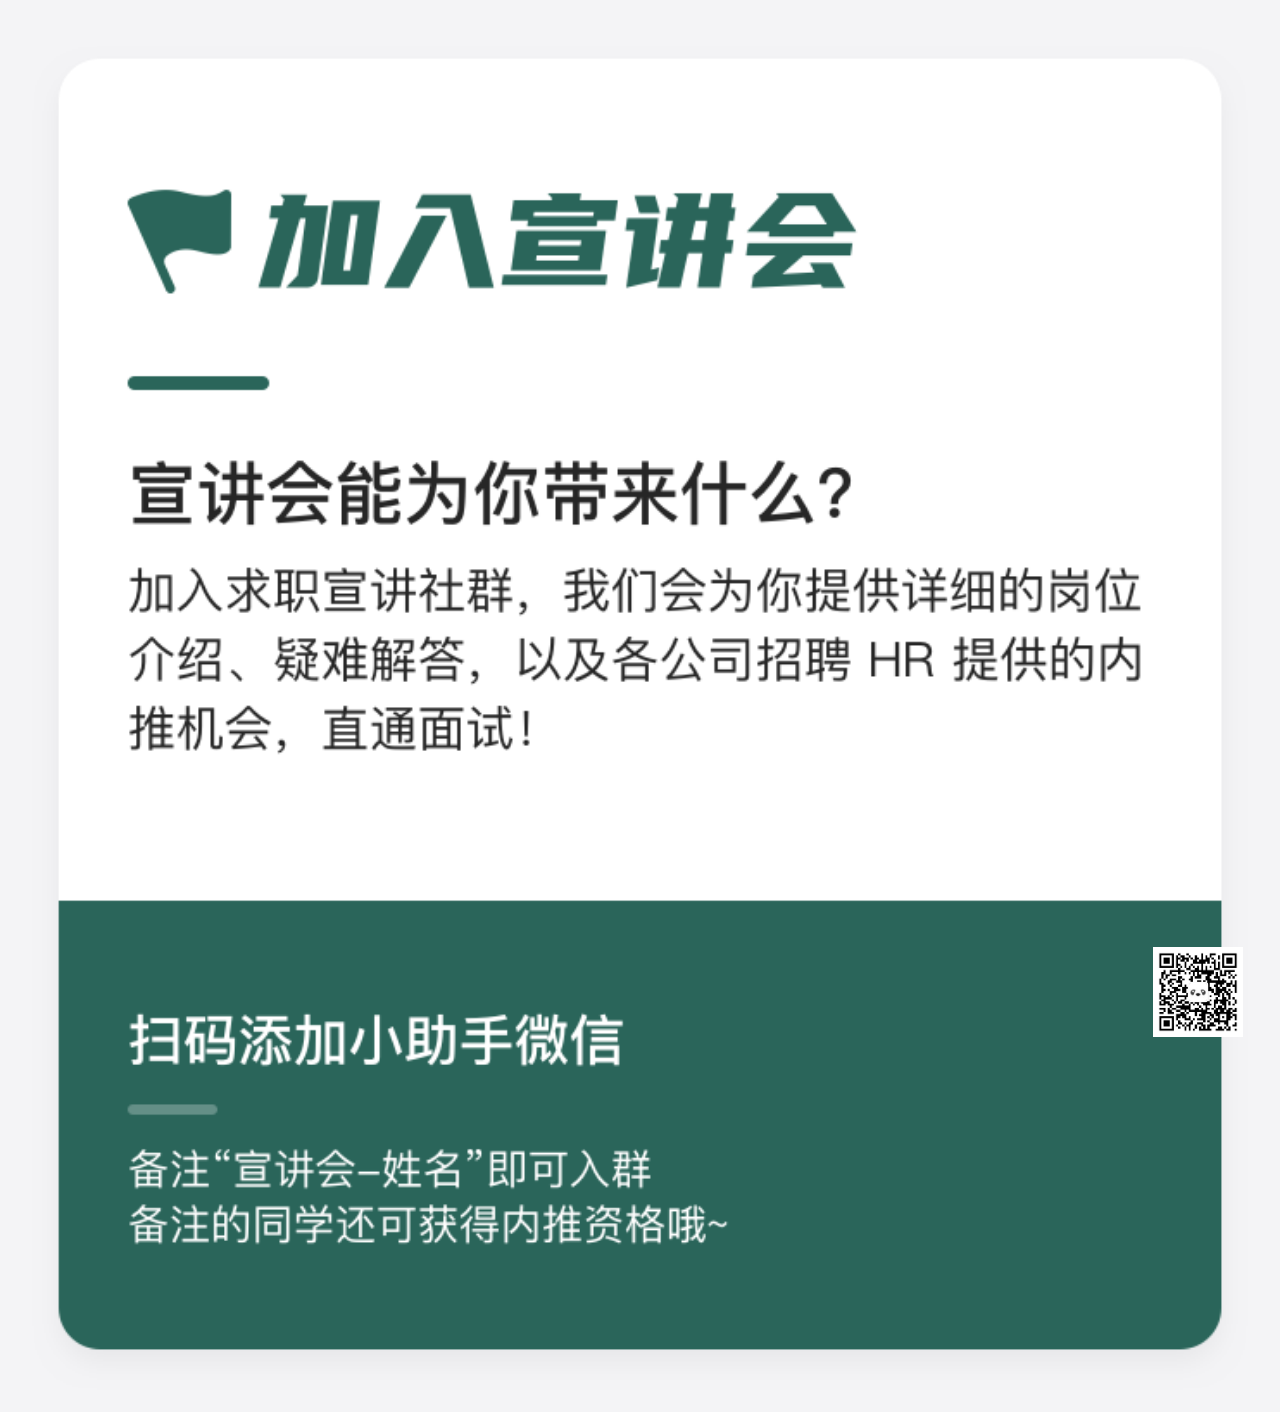
<file: index.html>
<!DOCTYPE html>
<html lang="en">
  <head>
    <meta charset="utf-8">
    <meta http-equiv="X-UA-Compatible" content="IE=edge">
    <meta http-equiv="Cache-Control" content="no-cache, no-store, must-revalidate" />
    <meta http-equiv="Pragma" content="no-cache" />
    <meta http-equiv="Expires" content="0" />
    <meta name="viewport" content="width=device-width, initial-scale=1.0,minimum-scale=1.0, maximum-scale=1.0, user-scalable=no">
    <title>加入宣讲会</title>
    <style type="text/css">
      *{
        -webkit-touch-callout:none;
        -webkit-user-select:none;
        -moz-user-select:none;
        -ms-user-select:none;
        user-select:none;
      }
      body {
        margin:0;
        height:100vh;
        width: 100vw;
        font-size:16px;
        box-sizing: border-box;
        background-color: #F4F4F6;
      }
      p{
        margin: 0;
      }
      .container{
        position: relative;
        text-align:left;
      }
      .card{
        width: 100%;
        height: 100%;
      }
      
      .code{
        position:absolute;
        top:74vw;
        right:37px;
        width: 90px;
        height:90px;
      }
     
    </style>
  </head>
  <body>
    <div class="container">
      <img class="card" src="./teach-in-card.png" />
      <img class="code" src="./teach-in-qrcode.jpg" alt="">
    </div>
  </body>
</html>
</file>
